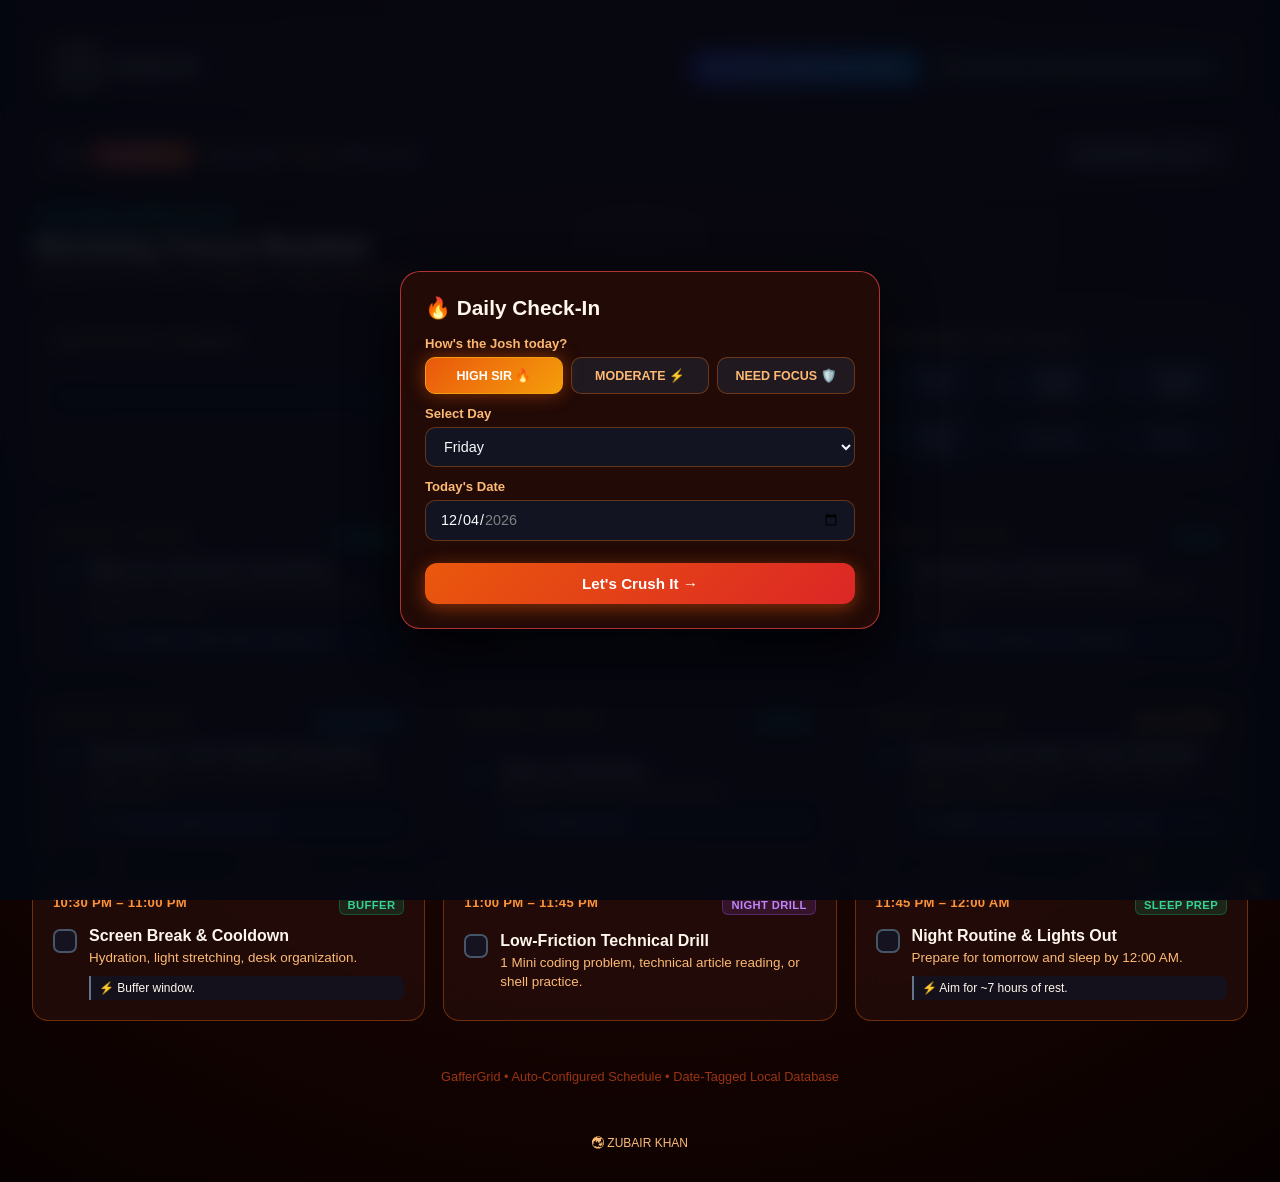
<file: index.html>
<!DOCTYPE html>
<html lang="en">
<head>
    <meta charset="UTF-8">
    <meta name="viewport" content="width=device-width, initial-scale=1.0, maximum-scale=1.0, user-scalable=no">
    <title>GafferGrid </title>
    <!-- 1. Legacy browsers -->
    <link rel="icon" href="favicon_io/favicon.ico" sizes="32x32">
    <!-- 2. Modern browsers (SVG supports CSS media queries like light/dark mode) -->
     <link rel="icon" href="favicon_io/icon.svg" type="image/svg+xml">
    <!-- 3. iOS devices -->
    <link rel="apple-touch-icon" href="favicon_io/apple-touch-icon.png">
    <!-- 4. Android devices and PWA -->
    <link rel="manifest" href="favicon_io/site.webmanifest">
    <meta name="theme-color" content="#ffffff">
    <link rel="stylesheet" href="style.css">
</head>
<body data-page="weekdays_routine">
    <!-- Background Particles Canvas (Fire / Snowfall) -->
    <canvas id="themeEffectCanvas"></canvas>

    <div class="app-layout">
        <!-- Top Nav with Avatar & Direct Editor Link Button -->
        <nav class="nav-bar">
            <div class="brand-section">
                <div class="brand-logo">
                    <img src="profile.jpg" alt="Profile" class="brand-avatar" onerror="this.style.display='none'">
                </div>
                <div class="brand-title">GafferGrid</div>
            </div>

            <!-- Top Right Action Hub -->
            <div class="nav-right-actions">
                <a href="edit.html" class="edit-schedule-btn" title="Manage, Add, or Delete Timetable Tasks">
                    <svg width="15" height="15" viewBox="0 0 24 24" fill="none" stroke="currentColor" stroke-width="2.5"><path d="M11 4H4a2 2 0 0 0-2 2v14a2 2 0 0 0 2 2h14a2 2 0 0 0 2-2v-7"/><path d="M18.5 2.5a2.121 2.121 0 0 1 3 3L12 15l-4 1 1-4 9.5-9.5z"/></svg>
                    Changes Needed? Edit Now
                </a>
                <div class="auto-locked-badge">
                    <span class="dot"></span>
                    <span id="activeModeBadge">Auto-Configured Schedule</span>
                </div>
                
            </div>
        </nav>

        <!-- Josh & Date Status Bar -->
        <div class="josh-status-bar">
            <div class="josh-info">
                <span>Josh: <span class="josh-badge" id="currentJoshBadge">HIGH SIR 🔥</span></span>
                <span>Active Date: <strong class="date-pill" id="currentDayDisplay">Monday</strong> (<span id="currentDateDisplay">2026-08-18</span>)</span>
            </div>
            <button class="recheck-btn" id="recheckBtn">Change Date / Josh ⚡</button>
        </div>

        <!-- Header -->
        <div class="hero-header">
            <div class="hero-left">
                <div class="live-badge">
                    <span class="pulse-dot"></span>
                    <span>15-Week Runway Active</span>
                </div>
                <h1>Weekday Focus Routine</h1>
                <p>Academics (8.5+ CGPA) • AI Web Dev • Python / InfoSec Drills</p>
            </div>
        </div>

        <!-- Dashboard Control Hub -->
        <div class="control-hub">
            <div class="hub-card">
                <div class="progress-header">
                    <span class="progress-title">Daily Execution Completion</span>
                    <span class="progress-number" id="progressNumber">0/0 (0%)</span>
                </div>
                <div class="progress-track">
                    <div class="progress-fill" id="progressFill"></div>
                </div>
                <div class="status-msg" id="statusMsg"></div>
            </div>

            <div class="hub-card">
                <div class="progress-title">Daily Database Logs & Review</div>
<div class="db-actions">
    <button class="db-btn" id="exportDbBtn" title="Download database JSON file">
        <svg width="14" height="14" viewBox="0 0 24 24" fill="none" stroke="currentColor" stroke-width="2"><path d="M21 15v4a2 2 0 0 1-2 2H5a2 2 0 0 1-2-2v-4"/><polyline points="7 10 12 15 17 10"/><line x1="12" y1="15" x2="12" y2="3"/></svg>
        Save to File
    </button>
    <button class="db-btn" id="weeklyReportBtn" title="View 7-day review summary">
        <svg width="14" height="14" viewBox="0 0 24 24" fill="none" stroke="currentColor" stroke-width="2"><path d="M14 2H6a2 2 0 0 0-2 2v16a2 2 0 0 0 2 2h12a2 2 0 0 0 2-2V8z"/><polyline points="14 2 14 8 20 8"/><line x1="16" y1="13" x2="8" y2="13"/><line x1="16" y1="17" x2="8" y2="17"/><polyline points="10 9 9 9 8 9"/></svg> 
        Weekly Report
    </button>
    <button class="db-btn" id="monthlyReportBtn" title="View 30-day review summary">
        <svg width="14" height="14" viewBox="0 0 24 24" fill="none" stroke="currentColor" stroke-width="2"><rect x="3" y="4" width="18" height="18" rx="2" ry="2"/><line x1="16" y1="2" x2="16" y2="6"/><line x1="8" y1="2" x2="8" y2="6"/><line x1="3" y1="10" x2="21" y2="10"/></svg> 
        Monthly Report
    </button>
    <button class="db-btn" id="viewLogsBtn" title="View historical saved dates">
        <svg width="14" height="14" viewBox="0 0 24 24" fill="none" stroke="currentColor" stroke-width="2"><path d="M12 8v4l3 3m6-3a9 9 0 11-18 0 9 9 0 0118 0z"/></svg>
        History Logs
    </button>
    <button class="db-btn" id="importDbBtn" title="Load database JSON file">Load File</button>
    <button class="db-btn danger" id="resetBtn">Reset</button>
    <input type="file" id="dbFileInput" accept=".json" style="display: none;">
</div>
            </div>
        </div>

        <!-- Dynamic Timeline Grid (Populated directly from Storage/Engine) -->
        <main class="timeline-grid">
            <!-- Injected via RoutineEngine.renderDynamicTasks() -->
        </main>

        <!-- Footer -->
        <footer class="app-footer">
            GafferGrid • Auto-Configured Schedule • Date-Tagged Local Database
        </footer>
        <FOOter class="app-footer" style="font-size:0.75rem; color:var(--text-sub); margin-top:4px;">
            🌏︎ ZUBAIR KHAN
        </FOOter>
    </div>

    <!-- 1. "HOW'S THE JOSH?" CHECK-IN MODAL WITH LEAVE TOGGLE -->
    <div class="modal-overlay" id="joshModal">
        <div class="modal-box">
            <div class="modal-header">
                <div class="modal-title">🔥 Daily Check-In</div>
            </div>
            <form id="joshForm">
                <div class="form-group" style="margin-bottom: 12px;">
                    <label class="form-label">How's the Josh today?</label>
                    <div class="josh-options">
                        <div class="josh-btn-option selected" data-value="HIGH SIR 🔥">HIGH SIR 🔥</div>
                        <div class="josh-btn-option" data-value="MODERATE ⚡">MODERATE ⚡</div>
                        <div class="josh-btn-option" data-value="NEED FOCUS 🛡️">NEED FOCUS 🛡️</div>
                    </div>
                </div>

                <div class="form-group" style="margin-bottom: 12px;">
                    <label class="form-label">Select Day</label>
                    <select class="form-select" id="modalDaySelect">
                        <option value="Monday">Monday</option>
                        <option value="Tuesday">Tuesday</option>
                        <option value="Wednesday">Wednesday</option>
                        <option value="Thursday">Thursday</option>
                        <option value="Friday">Friday</option>
                        <option value="Saturday">Saturday</option>
                        <option value="Sunday">Sunday</option>
                    </select>
                </div>

                <!-- Dynamic Leave Selector for Tuesday / Thursday -->
                <div class="form-group" id="leaveSelectGroup" style="display: none; margin-bottom: 12px;">
                    <label class="form-label" style="color: var(--accent-amber);">Are you taking leave from college today?</label>
                    <select class="form-select" id="modalLeaveSelect">
                        <option value="leave">Yes, Taking Leave (Off-Day Schedule)</option>
                        <option value="college">No, Going to College (Weekday Schedule)</option>
                    </select>
                </div>

                <div class="form-group" style="margin-bottom: 16px;">
                    <label class="form-label">Today's Date</label>
                    <input type="date" class="form-input" id="modalDateInput" required>
                </div>

                <button type="submit" class="submit-btn" style="width: 100%;">Let's Crush It →</button>
            </form>
        </div>
    </div>

    <!-- 2. HISTORY LOGS MODAL -->
    <div class="modal-overlay" id="historyModal">
        <div class="modal-box" style="max-width: 520px;">
            <div class="modal-header">
                <div class="modal-title">📅 Saved Daily Database Logs</div>
                <button id="closeHistoryBtn" style="background: none; border: none; color: var(--text-sub); font-size: 1.2rem; cursor: pointer;">✕</button>
            </div>
            <div class="history-list" id="historyLogsContainer"></div>
            <button class="db-btn" onclick="document.getElementById('exportDbBtn').click()" style="width: 100%; margin-top: 6px;">Download Complete JSON Log</button>
        </div>
    </div>

    <!-- 3. WEEKLY READABLE SUMMARY MODAL -->
<div class="modal-overlay" id="weeklyModal">
    <div class="modal-box" style="max-width: 600px;">
        <div class="modal-header">
            <div class="modal-title">📊 Weekly Performance Summary</div>
            <button id="closeWeeklyBtn" style="background: none; border: none; color: var(--text-sub); font-size: 1.2rem; cursor: pointer;">✕</button>
        </div>
        
        <div class="weekly-summary-grid">
            <div class="weekly-stat-card">
                <div class="weekly-stat-lbl">Tracked Days</div>
                <div class="weekly-stat-val" id="statTotalDays">0 Days</div>
            </div>
            <div class="weekly-stat-card">
                <div class="weekly-stat-lbl">Tasks Crushed</div>
                <div class="weekly-stat-val" id="statTotalCompletion">0 Tasks</div>
            </div>
            <div class="weekly-stat-card">
                <div class="weekly-stat-lbl">Weekly Score</div>
                <div class="weekly-stat-val" id="statAvgScore">0%</div>
            </div>
        </div>

        <div class="readable-report-box" id="readableReportText">Loading summary...</div>

        <!-- Weekly Report Action Buttons -->
        <div style="display: flex; gap: 8px; flex-wrap: wrap; margin-top: 10px;">
            <button class="copy-btn" id="copyReportBtn" style="flex: 1; min-width: 120px;">📋 Copy Text</button>
            <button class="db-btn" id="savePdfReportBtn" style="flex: 1; min-width: 100px;">📄 Save PDF</button>
            <button class="db-btn" id="saveDocxReportBtn" style="flex: 1; min-width: 100px;">📝 Save DOCX</button>
            <button class="db-btn" id="savePhotoReportBtn" style="flex: 1; min-width: 100px;">🖼️ Save Photo</button>
            <button class="db-btn danger" id="resetWeeklyReportBtn" style="flex: 1; min-width: 100px;">🗑️ Reset Logs</button>
        </div>
    </div>
</div>

<!-- 4. MONTHLY PERFORMANCE SUMMARY MODAL -->
<div class="modal-overlay" id="monthlyModal">
    <div class="modal-box" style="max-width: 600px;">
        <div class="modal-header">
            <div class="modal-title">🗓️ Monthly Performance Report (30 Days)</div>
            <button id="closeMonthlyBtn" style="background: none; border: none; color: var(--text-sub); font-size: 1.2rem; cursor: pointer;">✕</button>
        </div>
        
        <div class="weekly-summary-grid">
            <div class="weekly-stat-card">
                <div class="weekly-stat-lbl">Active Days</div>
                <div class="weekly-stat-val" id="statMonthlyDays">0 Days</div>
            </div>
            <div class="weekly-stat-card">
                <div class="weekly-stat-lbl">Tasks Crushed</div>
                <div class="weekly-stat-val" id="statMonthlyCompletion">0 Tasks</div>
            </div>
            <div class="weekly-stat-card">
                <div class="weekly-stat-lbl">Monthly Average</div>
                <div class="weekly-stat-val" id="statMonthlyAvgScore">0%</div>
            </div>
        </div>

        <div class="readable-report-box" id="readableMonthlyReportText">Loading monthly summary...</div>

        <!-- Monthly Report Action Buttons -->

<div style="display: flex; gap: 8px; flex-wrap: wrap; margin-top: 10px;">
    <button class="copy-btn" id="copyMonthlyReportBtn" style="flex: 1; min-width: 120px;">📋 Copy Text</button>
    <button class="db-btn" id="savePdfMonthlyBtn" style="flex: 1; min-width: 100px;">📄 Save PDF</button>
    <button class="db-btn" id="saveDocxMonthlyBtn" style="flex: 1; min-width: 100px;">📝 Save DOCX</button>
    <button class="db-btn" id="savePhotoMonthlyBtn" style="flex: 1; min-width: 100px;">🖼️ Save Photo</button>
    <button class="db-btn danger" id="resetMonthlyReportBtn" style="flex: 1; min-width: 100px;">🗑️ Reset Logs</button>
</div>
    </div>
</div>

    <script src="engine.js"></script>
</body>
</html>
</file>
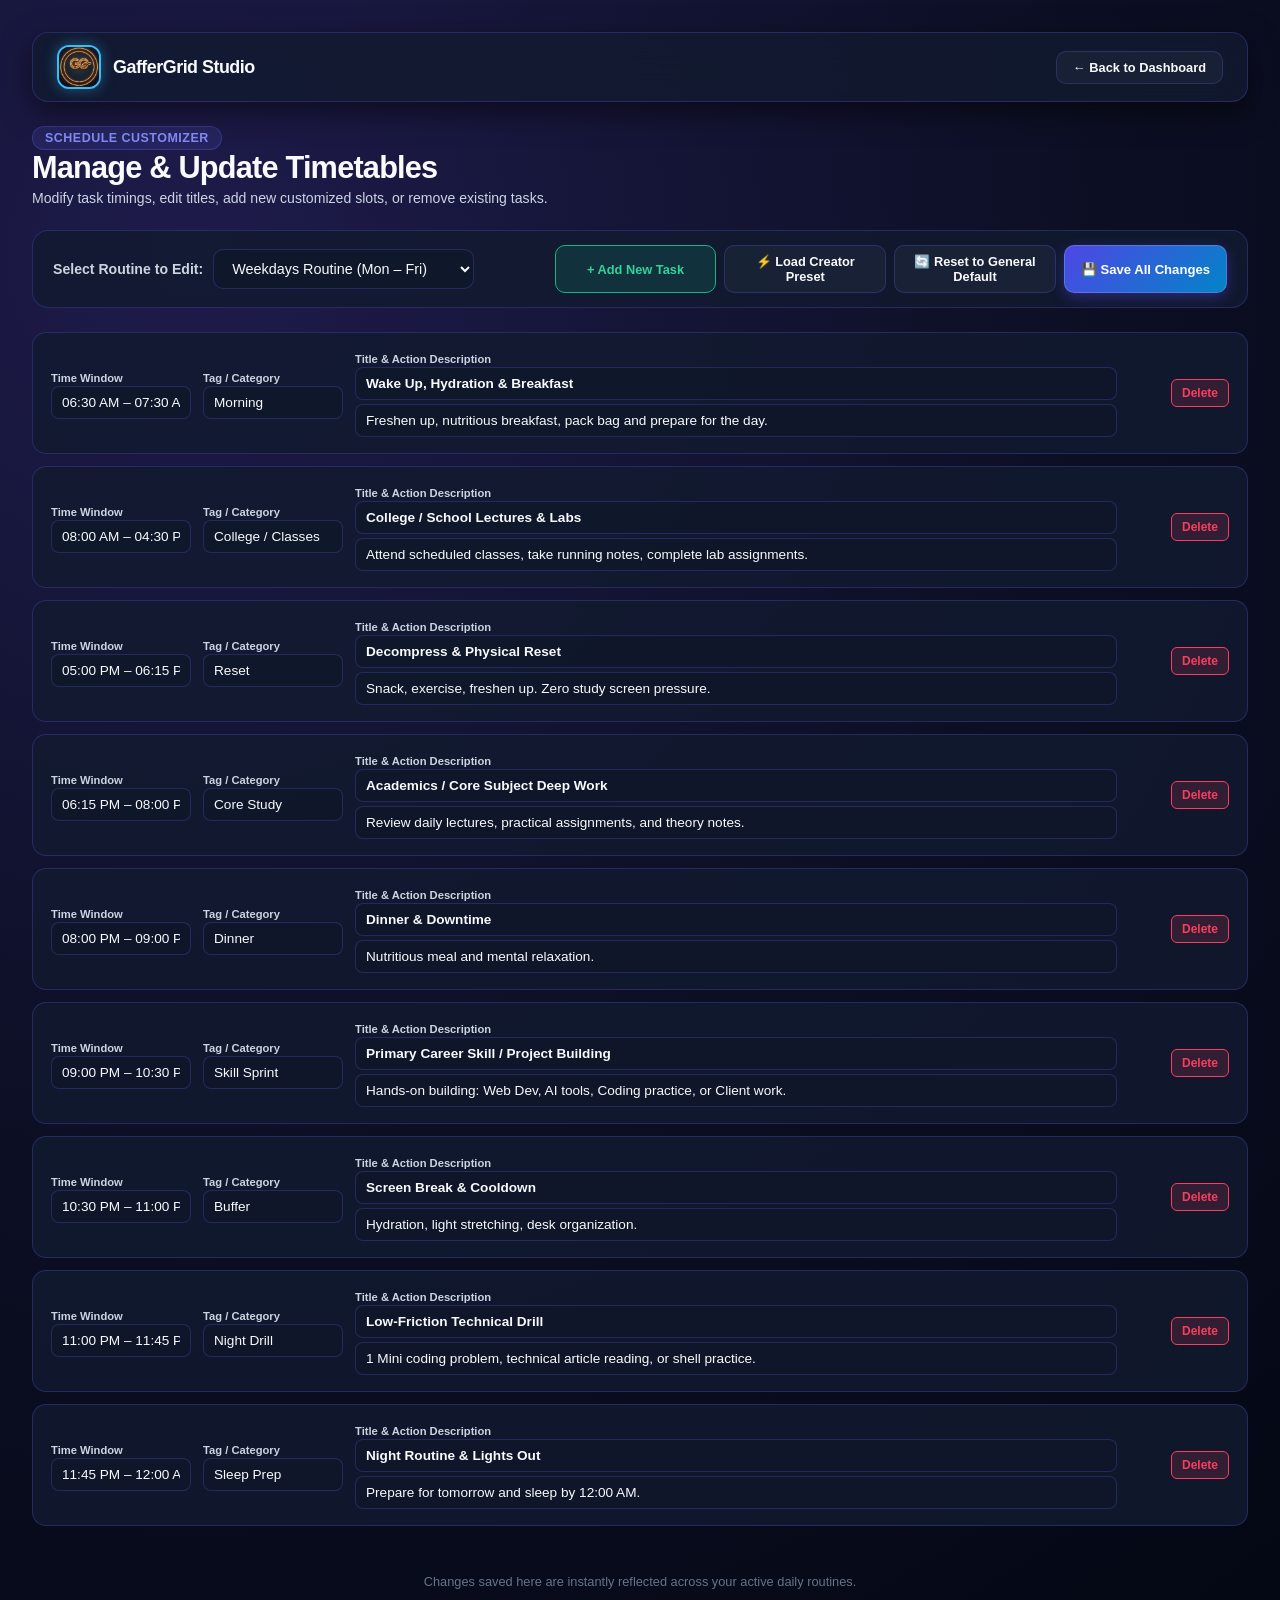
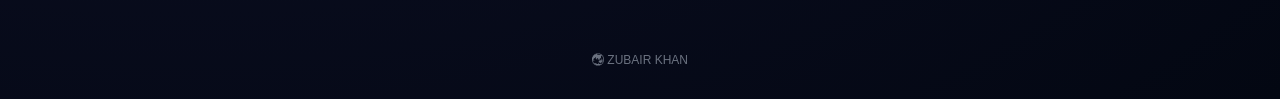
<file: edit.html>
<!DOCTYPE html>
<html lang="en">
<head>
    <meta charset="UTF-8">
    <meta name="viewport" content="width=device-width, initial-scale=1.0, maximum-scale=1.0, user-scalable=no">
    <title>Manage & Edit Schedules | GafferGrid</title>
    <!-- 1. Legacy browsers -->
    <link rel="icon" href="favicon_io/favicon.ico" sizes="32x32">
    <!-- 2. Modern browsers (SVG supports CSS media queries like light/dark mode) -->
     <link rel="icon" href="favicon_io/icon.svg" type="image/svg+xml">
    <!-- 3. iOS devices -->
    <link rel="apple-touch-icon" href="favicon_io/apple-touch-icon.png">
    <!-- 4. Android devices and PWA -->
    <link rel="manifest" href="favicon_io/site.webmanifest">
    <meta name="theme-color" content="#ffffff">
    <link rel="stylesheet" href="style.css">
</head>
<body data-page="editor_page">
    <div class="app-layout">
        <!-- Top Nav -->
        <nav class="nav-bar">
            <div class="brand-section">
                <div class="brand-logo">
                    <img src="profile.jpg" alt="Profile" class="brand-avatar" onerror="this.style.display='none'">
                </div>
                <div class="brand-title">GafferGrid Studio</div>
            </div>

            <div class="nav-right-actions">
                <a href="index.html" class="db-btn" style="text-decoration:none; padding:8px 16px;">← Back to Dashboard</a>
            </div>
        </nav>

        <!-- Header -->
        <div class="hero-header">
            <div class="hero-left">
                <div class="live-badge" style="background: rgba(99, 102, 241, 0.15); color: #818cf8; border-color: rgba(99, 102, 241, 0.3);">
                    Schedule Customizer
                </div>
                <h1>Manage & Update Timetables</h1>
                <p>Modify task timings, edit titles, add new customized slots, or remove existing tasks.</p>
            </div>
        </div>

        <!-- Controls Bar -->

<div class="editor-controls-bar">
    <div class="editor-selector-wrap">
        <label class="form-label" style="font-size:0.88rem; font-weight:700;">Select Routine to Edit:</label>
        <select class="form-select" id="editorRoutineSelect" style="min-width: 220px;">
            <option value="weekdays_routine">Weekdays Routine (Mon – Fri)</option>
            <option value="offday_routine">Off-Day Accelerator (Tue / Thu)</option>
            <option value="weekends_routine">Weekends Matchday (Sat – Sun)</option>
        </select>
    </div>

    <!-- Quick Profile & Preset Buttons -->
    <div style="display: flex; gap: 8px; flex-wrap: wrap;">
        <button class="db-btn" id="addNewTaskBtn" style="background: rgba(16, 185, 129, 0.15); color: #34d399; border-color: #10b981;">+ Add New Task</button>
        <button class="db-btn" id="loadPersonalPresetBtn" title="Load Zubair's Cybersecurity/Web Dev/DU Routine">⚡ Load Creator Preset</button>
        <button class="db-btn" id="resetDefaultScheduleBtn">🔄 Reset to General Default</button>
        <button class="edit-schedule-btn" id="saveScheduleChangesBtn">💾 Save All Changes</button>
    </div>
</div>
        <!-- Task Editor Items Container -->
        <main class="editor-tasks-list" id="editorTasksList">
            <!-- Injected via ScheduleEditor -->
        </main>

        <footer class="app-footer">
            Changes saved here are instantly reflected across your active daily routines.
        </footer>

        <footer class="app-footer" style="font-size:0.75rem; color:#6b7280; text-align:center; margin-top:16px;">
            🌏︎ ZUBAIR KHAN
        </footer>
    </div>

    <script src="engine.js"></script>
</body>
</html>
</file>
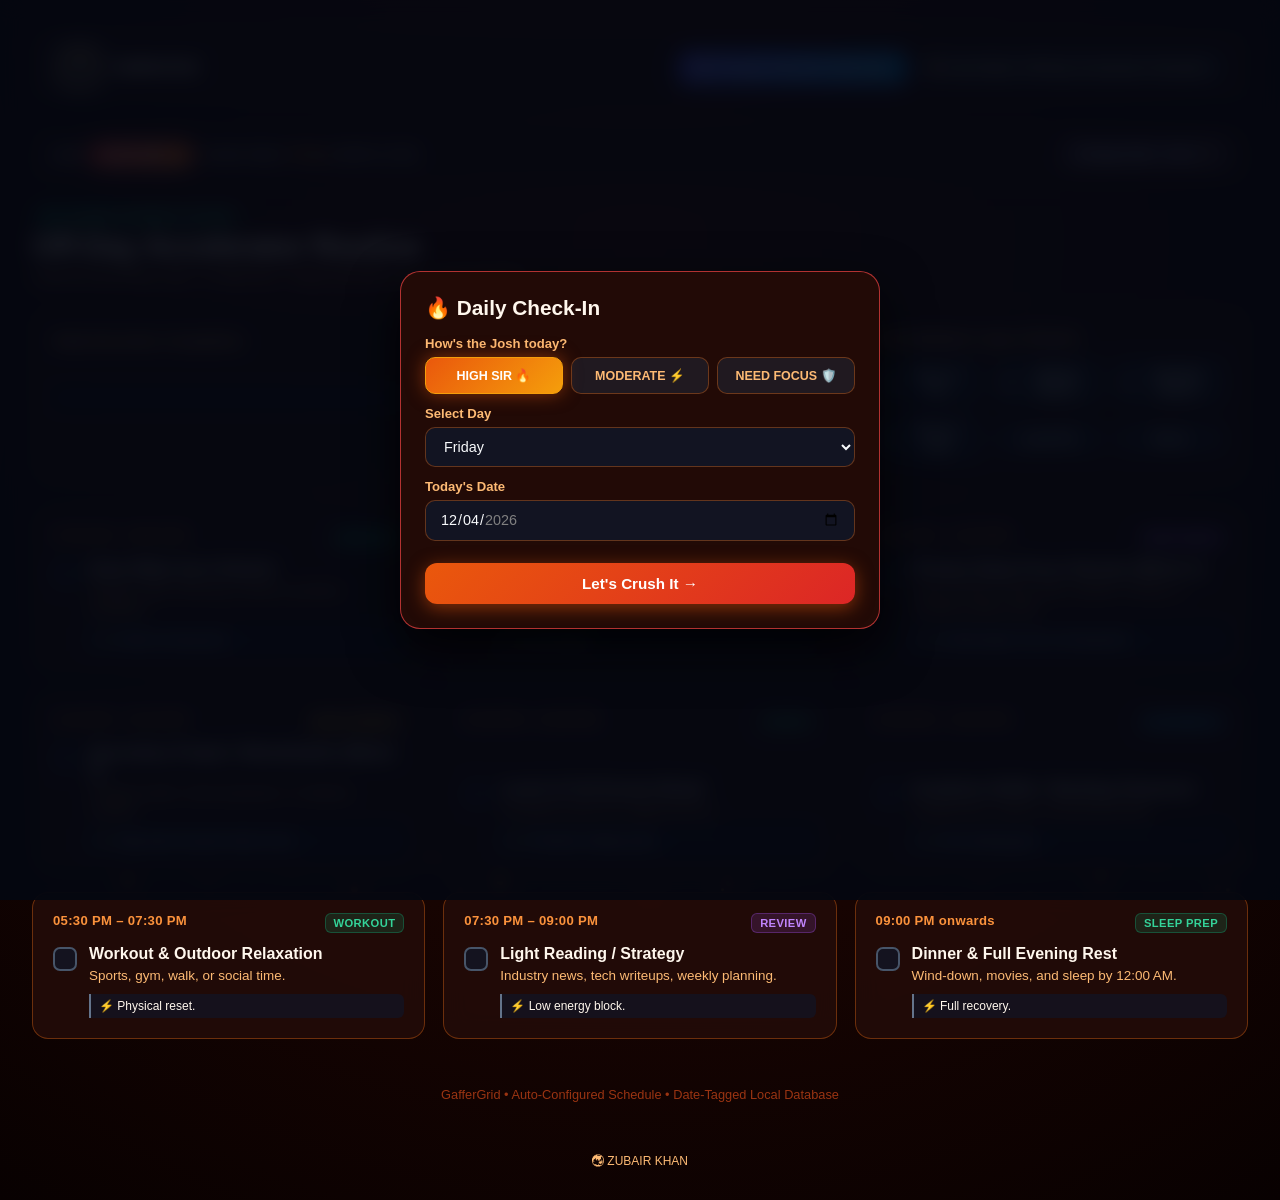
<file: offday.html>
<!DOCTYPE html>
<html lang="en">
<head>
    <meta charset="UTF-8">
    <meta name="viewport" content="width=device-width, initial-scale=1.0, maximum-scale=1.0, user-scalable=no">
    <title>Off-Day Accelerator Routine | GafferGrid</title>
    <!-- 1. Legacy browsers -->
    <link rel="icon" href="favicon_io/favicon.ico" sizes="32x32">
    <!-- 2. Modern browsers (SVG supports CSS media queries like light/dark mode) -->
     <link rel="icon" href="favicon_io/icon.svg" type="image/svg+xml">
    <!-- 3. iOS devices -->
    <link rel="apple-touch-icon" href="favicon_io/apple-touch-icon.png">
    <!-- 4. Android devices and PWA -->
    <link rel="manifest" href="favicon_io/site.webmanifest">
    <meta name="theme-color" content="#ffffff">
    <link rel="stylesheet" href="style.css">
</head>
<body data-page="offday_routine">
    <!-- Background Particles Canvas (Fire / Snowfall) -->
    <canvas id="themeEffectCanvas"></canvas>

    <div class="app-layout">
        <!-- Top Nav with Avatar & Direct Editor Link Button -->
        <nav class="nav-bar">
            <div class="brand-section">
                <div class="brand-logo">
                    <img src="profile.jpg" alt="Profile" class="brand-avatar" onerror="this.style.display='none'">
                </div>
                <div class="brand-title">GafferGrid</div>
            </div>

            <!-- Top Right Action Hub -->
            <div class="nav-right-actions">
                <a href="edit.html" class="edit-schedule-btn" title="Manage, Add, or Delete Timetable Tasks">
                    <svg width="15" height="15" viewBox="0 0 24 24" fill="none" stroke="currentColor" stroke-width="2.5"><path d="M11 4H4a2 2 0 0 0-2 2v14a2 2 0 0 0 2 2h14a2 2 0 0 0 2-2v-7"/><path d="M18.5 2.5a2.121 2.121 0 0 1 3 3L12 15l-4 1 1-4 9.5-9.5z"/></svg>
                    Changes Needed? Edit Now
                </a>
                <div class="auto-locked-badge">
                    <span class="dot"></span>
                    <span id="activeModeBadge">Auto-Configured Schedule</span>
                </div>
            </div>
        </nav>

        <!-- Josh & Date Status Bar -->
        <div class="josh-status-bar">
            <div class="josh-info">
                <span>Josh: <span class="josh-badge" id="currentJoshBadge">HIGH SIR 🔥</span></span>
                <span>Active Date: <strong class="date-pill" id="currentDayDisplay">Monday</strong> (<span id="currentDateDisplay">2026-08-18</span>)</span>
            </div>
            <button class="recheck-btn" id="recheckBtn">Change Date / Josh ⚡</button>
        </div>

        <!-- Header -->
        <div class="hero-header">
            <div class="hero-left">
                <div class="live-badge">
                    <span class="pulse-dot"></span>
                    <span>15-Week Runway Active</span>
                </div>
                <h1>Off-Day Accelerator Routine</h1>
                <p>Cybersecurity Deep Labs • AI Web Dev • Fixed 2:30 PM Lunch • Clear Backlog</p>
            </div>
        </div>

        <!-- Dashboard Control Hub -->
        <div class="control-hub">
            <div class="hub-card">
                <div class="progress-header">
                    <span class="progress-title">Daily Execution Completion</span>
                    <span class="progress-number" id="progressNumber">0/0 (0%)</span>
                </div>
                <div class="progress-track">
                    <div class="progress-fill" id="progressFill"></div>
                </div>
                <div class="status-msg" id="statusMsg"></div>
            </div>

            <div class="hub-card">
                <div class="progress-title">Daily Database Logs & Review</div>
                <div class="db-actions">
    <button class="db-btn" id="exportDbBtn" title="Download database JSON file">
        <svg width="14" height="14" viewBox="0 0 24 24" fill="none" stroke="currentColor" stroke-width="2"><path d="M21 15v4a2 2 0 0 1-2 2H5a2 2 0 0 1-2-2v-4"/><polyline points="7 10 12 15 17 10"/><line x1="12" y1="15" x2="12" y2="3"/></svg>
        Save to File
    </button>
    <button class="db-btn" id="weeklyReportBtn" title="View 7-day review summary">
        <svg width="14" height="14" viewBox="0 0 24 24" fill="none" stroke="currentColor" stroke-width="2"><path d="M14 2H6a2 2 0 0 0-2 2v16a2 2 0 0 0 2 2h12a2 2 0 0 0 2-2V8z"/><polyline points="14 2 14 8 20 8"/><line x1="16" y1="13" x2="8" y2="13"/><line x1="16" y1="17" x2="8" y2="17"/><polyline points="10 9 9 9 8 9"/></svg> 
        Weekly Report
    </button>
    <button class="db-btn" id="monthlyReportBtn" title="View 30-day review summary">
        <svg width="14" height="14" viewBox="0 0 24 24" fill="none" stroke="currentColor" stroke-width="2"><rect x="3" y="4" width="18" height="18" rx="2" ry="2"/><line x1="16" y1="2" x2="16" y2="6"/><line x1="8" y1="2" x2="8" y2="6"/><line x1="3" y1="10" x2="21" y2="10"/></svg> 
        Monthly Report
    </button>
    <button class="db-btn" id="viewLogsBtn" title="View historical saved dates">
        <svg width="14" height="14" viewBox="0 0 24 24" fill="none" stroke="currentColor" stroke-width="2"><path d="M12 8v4l3 3m6-3a9 9 0 11-18 0 9 9 0 0118 0z"/></svg>
        History Logs
    </button>
    <button class="db-btn" id="importDbBtn" title="Load database JSON file">Load File</button>
    <button class="db-btn danger" id="resetBtn">Reset</button>
    <input type="file" id="dbFileInput" accept=".json" style="display: none;">
</div>
            </div>
        </div>

        <!-- Dynamic Timeline Grid (Populated directly from Storage/Engine) -->
        <main class="timeline-grid">
            <!-- Injected via RoutineEngine.renderDynamicTasks() -->
        </main>

        <!-- Footer -->
        <footer class="app-footer">
            GafferGrid • Auto-Configured Schedule • Date-Tagged Local Database
        </footer>
        <FOOter class="app-footer" style="font-size:0.75rem; color:var(--text-sub); margin-top:4px;">
            🌏︎ ZUBAIR KHAN
        </FOOter>
    </div>

    <!-- 1. "HOW'S THE JOSH?" CHECK-IN MODAL WITH LEAVE TOGGLE -->
    <div class="modal-overlay" id="joshModal">
        <div class="modal-box">
            <div class="modal-header">
                <div class="modal-title">🔥 Daily Check-In</div>
            </div>
            <form id="joshForm">
                <div class="form-group" style="margin-bottom: 12px;">
                    <label class="form-label">How's the Josh today?</label>
                    <div class="josh-options">
                        <div class="josh-btn-option selected" data-value="HIGH SIR 🔥">HIGH SIR 🔥</div>
                        <div class="josh-btn-option" data-value="MODERATE ⚡">MODERATE ⚡</div>
                        <div class="josh-btn-option" data-value="NEED FOCUS 🛡️">NEED FOCUS 🛡️</div>
                    </div>
                </div>

                <div class="form-group" style="margin-bottom: 12px;">
                    <label class="form-label">Select Day</label>
                    <select class="form-select" id="modalDaySelect">
                        <option value="Monday">Monday</option>
                        <option value="Tuesday">Tuesday</option>
                        <option value="Wednesday">Wednesday</option>
                        <option value="Thursday">Thursday</option>
                        <option value="Friday">Friday</option>
                        <option value="Saturday">Saturday</option>
                        <option value="Sunday">Sunday</option>
                    </select>
                </div>

                <!-- Dynamic Leave Selector for Tuesday / Thursday -->
                <div class="form-group" id="leaveSelectGroup" style="display: none; margin-bottom: 12px;">
                    <label class="form-label" style="color: var(--accent-amber);">Are you taking leave from college today?</label>
                    <select class="form-select" id="modalLeaveSelect">
                        <option value="leave">Yes, Taking Leave (Off-Day Schedule)</option>
                        <option value="college">No, Going to College (Weekday Schedule)</option>
                    </select>
                </div>

                <div class="form-group" style="margin-bottom: 16px;">
                    <label class="form-label">Today's Date</label>
                    <input type="date" class="form-input" id="modalDateInput" required>
                </div>

                <button type="submit" class="submit-btn" style="width: 100%;">Let's Crush It →</button>
            </form>
        </div>
    </div>

    <!-- 2. HISTORY LOGS MODAL -->
    <div class="modal-overlay" id="historyModal">
        <div class="modal-box" style="max-width: 520px;">
            <div class="modal-header">
                <div class="modal-title">📅 Saved Daily Database Logs</div>
                <button id="closeHistoryBtn" style="background: none; border: none; color: var(--text-sub); font-size: 1.2rem; cursor: pointer;">✕</button>
            </div>
            <div class="history-list" id="historyLogsContainer"></div>
            <button class="db-btn" onclick="document.getElementById('exportDbBtn').click()" style="width: 100%; margin-top: 6px;">Download Complete JSON Log</button>
        </div>
    </div>

    <!-- 3. WEEKLY READABLE SUMMARY MODAL -->
    <div class="modal-overlay" id="weeklyModal">
    <div class="modal-box" style="max-width: 600px;">
        <div class="modal-header">
            <div class="modal-title">📊 Weekly Performance Summary</div>
            <button id="closeWeeklyBtn" style="background: none; border: none; color: var(--text-sub); font-size: 1.2rem; cursor: pointer;">✕</button>
        </div>
        
        <div class="weekly-summary-grid">
            <div class="weekly-stat-card">
                <div class="weekly-stat-lbl">Tracked Days</div>
                <div class="weekly-stat-val" id="statTotalDays">0 Days</div>
            </div>
            <div class="weekly-stat-card">
                <div class="weekly-stat-lbl">Tasks Crushed</div>
                <div class="weekly-stat-val" id="statTotalCompletion">0 Tasks</div>
            </div>
            <div class="weekly-stat-card">
                <div class="weekly-stat-lbl">Weekly Score</div>
                <div class="weekly-stat-val" id="statAvgScore">0%</div>
            </div>
        </div>

        <div class="readable-report-box" id="readableReportText">Loading summary...</div>

        <!-- Weekly Report Action Buttons -->
        <div style="display: flex; gap: 8px; flex-wrap: wrap; margin-top: 10px;">
            <button class="copy-btn" id="copyReportBtn" style="flex: 1; min-width: 120px;">📋 Copy Text</button>
            <button class="db-btn" id="savePdfReportBtn" style="flex: 1; min-width: 100px;">📄 Save PDF</button>
            <button class="db-btn" id="saveDocxReportBtn" style="flex: 1; min-width: 100px;">📝 Save DOCX</button>
            <button class="db-btn" id="savePhotoReportBtn" style="flex: 1; min-width: 100px;">🖼️ Save Photo</button>
            <button class="db-btn danger" id="resetWeeklyReportBtn" style="flex: 1; min-width: 100px;">🗑️ Reset Logs</button>
        </div>
    </div>
</div>

<!-- 4. MONTHLY PERFORMANCE SUMMARY MODAL -->
<div class="modal-overlay" id="monthlyModal">
    <div class="modal-box" style="max-width: 600px;">
        <div class="modal-header">
            <div class="modal-title">🗓️ Monthly Performance Report (30 Days)</div>
            <button id="closeMonthlyBtn" style="background: none; border: none; color: var(--text-sub); font-size: 1.2rem; cursor: pointer;">✕</button>
        </div>
        
        <div class="weekly-summary-grid">
            <div class="weekly-stat-card">
                <div class="weekly-stat-lbl">Active Days</div>
                <div class="weekly-stat-val" id="statMonthlyDays">0 Days</div>
            </div>
            <div class="weekly-stat-card">
                <div class="weekly-stat-lbl">Tasks Crushed</div>
                <div class="weekly-stat-val" id="statMonthlyCompletion">0 Tasks</div>
            </div>
            <div class="weekly-stat-card">
                <div class="weekly-stat-lbl">Monthly Average</div>
                <div class="weekly-stat-val" id="statMonthlyAvgScore">0%</div>
            </div>
        </div>

        <div class="readable-report-box" id="readableMonthlyReportText">Loading monthly summary...</div>

        <!-- Monthly Report Action Buttons -->
        <div style="display: flex; gap: 8px; flex-wrap: wrap; margin-top: 10px;">
            <button class="copy-btn" id="copyMonthlyReportBtn" style="flex: 1; min-width: 120px;">📋 Copy Text</button>
            <button class="db-btn" id="savePdfMonthlyBtn" style="flex: 1; min-width: 100px;">📄 Save PDF</button>
            <button class="db-btn" id="saveDocxMonthlyBtn" style="flex: 1; min-width: 100px;">📝 Save DOCX</button>
            <button class="db-btn" id="savePhotoMonthlyBtn" style="flex: 1; min-width: 100px;">🖼️ Save Photo</button>
            <button class="db-btn danger" id="resetMonthlyReportBtn" style="flex: 1; min-width: 100px;">🗑️ Reset Logs</button>
        </div>
    </div>
</div>

    <script src="engine.js"></script>
</body>
</html>
</file>
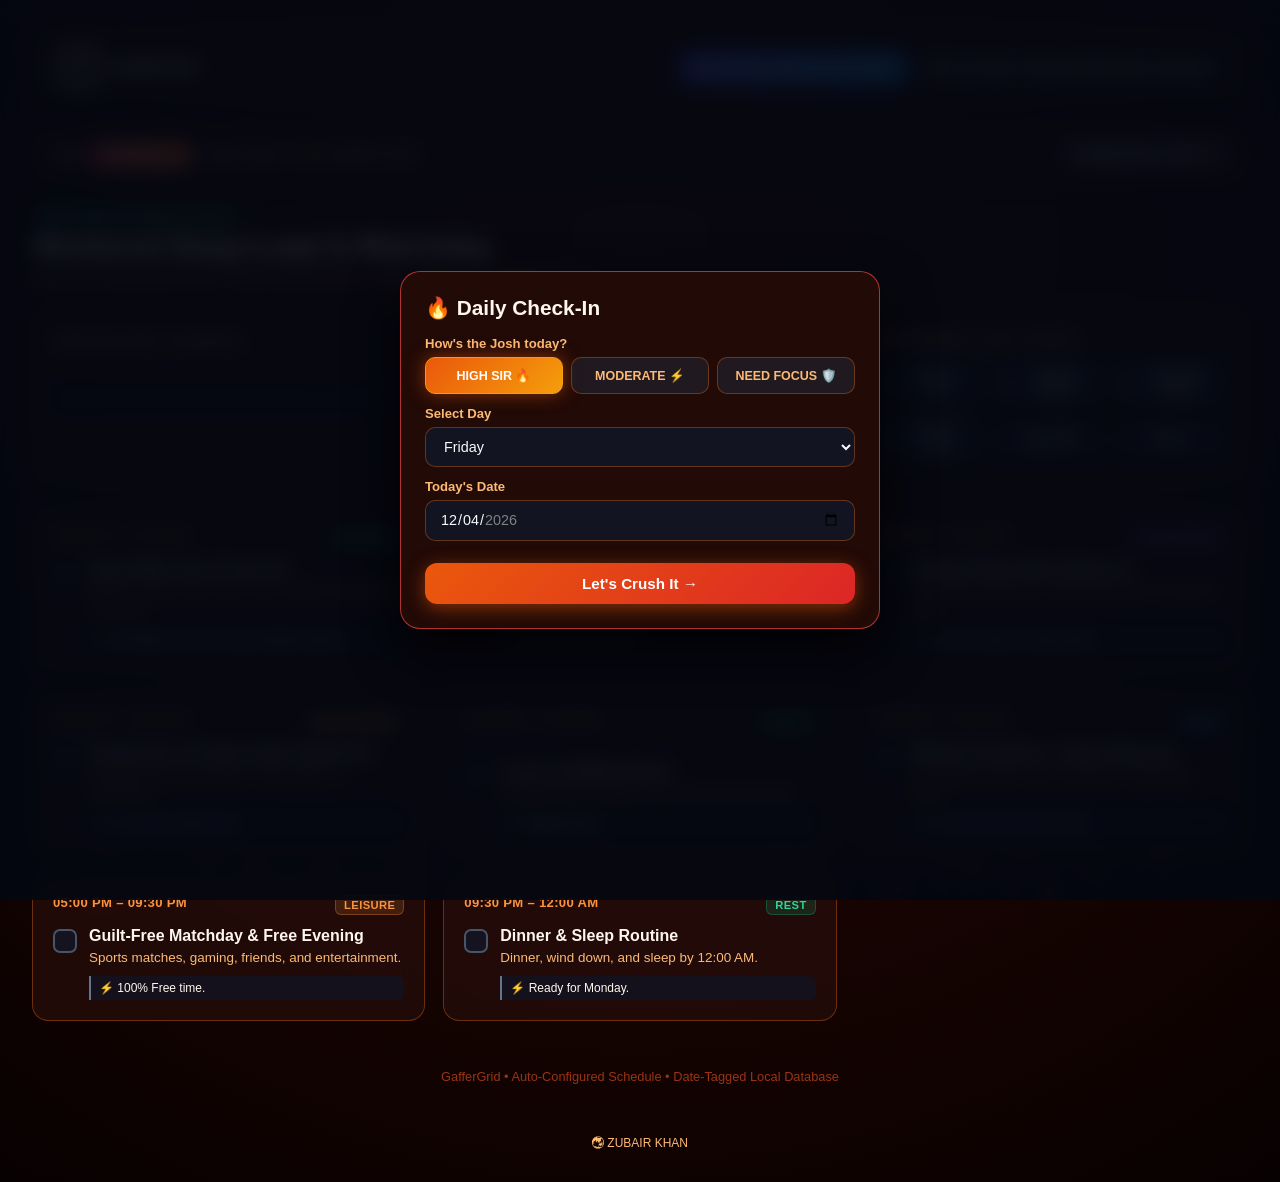
<file: weekends.html>
<!DOCTYPE html>
<html lang="en">
<head>
    <meta charset="UTF-8">
    <meta name="viewport" content="width=device-width, initial-scale=1.0, maximum-scale=1.0, user-scalable=no">
    <title>Weekend Deep-Load & Matchday | GrifferGrid</title>
    <!-- 1. Legacy browsers -->
    <link rel="icon" href="favicon_io/favicon.ico" sizes="32x32">
    <!-- 2. Modern browsers (SVG supports CSS media queries like light/dark mode) -->
     <link rel="icon" href="favicon_io/icon.svg" type="image/svg+xml">
    <!-- 3. iOS devices -->
    <link rel="apple-touch-icon" href="favicon_io/apple-touch-icon.png">
    <!-- 4. Android devices and PWA -->
    <link rel="manifest" href="favicon_io/site.webmanifest">
    <meta name="theme-color" content="#ffffff">
    <link rel="stylesheet" href="style.css">
</head>
<body data-page="weekends_routine">
    <!-- Background Particles Canvas (Fire / Snowfall) -->
    <canvas id="themeEffectCanvas"></canvas>

    <div class="app-layout">
        <!-- Top Nav with Avatar & Direct Editor Link Button -->
        <nav class="nav-bar">
            <div class="brand-section">
                <div class="brand-logo">
                    <img src="profile.jpg" alt="Profile" class="brand-avatar" onerror="this.style.display='none'">
                </div>
                <div class="brand-title">GafferGrid</div>
            </div>

            <!-- Top Right Action Hub -->
            <div class="nav-right-actions">
                <a href="edit.html" class="edit-schedule-btn" title="Manage, Add, or Delete Timetable Tasks">
                    <svg width="15" height="15" viewBox="0 0 24 24" fill="none" stroke="currentColor" stroke-width="2.5"><path d="M11 4H4a2 2 0 0 0-2 2v14a2 2 0 0 0 2 2h14a2 2 0 0 0 2-2v-7"/><path d="M18.5 2.5a2.121 2.121 0 0 1 3 3L12 15l-4 1 1-4 9.5-9.5z"/></svg>
                    Changes Needed? Edit Now
                </a>
                <div class="auto-locked-badge">
                    <span class="dot"></span>
                    <span id="activeModeBadge">Auto-Configured Schedule</span>
                </div>
            </div>
        </nav>

        <!-- Josh & Date Status Bar -->
        <div class="josh-status-bar">
            <div class="josh-info">
                <span>Josh: <span class="josh-badge" id="currentJoshBadge">HIGH SIR 🔥</span></span>
                <span>Active Date: <strong class="date-pill" id="currentDayDisplay">Monday</strong> (<span id="currentDateDisplay">2026-08-18</span>)</span>
            </div>
            <button class="recheck-btn" id="recheckBtn">Change Date / Josh ⚡</button>
        </div>

        <!-- Header -->
        <div class="hero-header">
            <div class="hero-left">
                <div class="live-badge">
                    <span class="pulse-dot"></span>
                    <span>15-Week Runway Active</span>
                </div>
                <h1>Weekend Deep-Load & Matchday</h1>
                <p>Heavy Morning Sprints (5.5h) • Fixed 2:30 PM Lunch • 100% Guilt-Free Football Evenings</p>
            </div>
        </div>

        <!-- Dashboard Control Hub -->
        <div class="control-hub">
            <div class="hub-card">
                <div class="progress-header">
                    <span class="progress-title">Daily Execution Completion</span>
                    <span class="progress-number" id="progressNumber">0/0 (0%)</span>
                </div>
                <div class="progress-track">
                    <div class="progress-fill" id="progressFill"></div>
                </div>
                <div class="status-msg" id="statusMsg"></div>
            </div>

            <div class="hub-card">
                <div class="progress-title">Daily Database Logs & Review</div>
                <div class="db-actions">
    <button class="db-btn" id="exportDbBtn" title="Download database JSON file">
        <svg width="14" height="14" viewBox="0 0 24 24" fill="none" stroke="currentColor" stroke-width="2"><path d="M21 15v4a2 2 0 0 1-2 2H5a2 2 0 0 1-2-2v-4"/><polyline points="7 10 12 15 17 10"/><line x1="12" y1="15" x2="12" y2="3"/></svg>
        Save to File
    </button>
    <button class="db-btn" id="weeklyReportBtn" title="View 7-day review summary">
        <svg width="14" height="14" viewBox="0 0 24 24" fill="none" stroke="currentColor" stroke-width="2"><path d="M14 2H6a2 2 0 0 0-2 2v16a2 2 0 0 0 2 2h12a2 2 0 0 0 2-2V8z"/><polyline points="14 2 14 8 20 8"/><line x1="16" y1="13" x2="8" y2="13"/><line x1="16" y1="17" x2="8" y2="17"/><polyline points="10 9 9 9 8 9"/></svg> 
        Weekly Report
    </button>
    <button class="db-btn" id="monthlyReportBtn" title="View 30-day review summary">
        <svg width="14" height="14" viewBox="0 0 24 24" fill="none" stroke="currentColor" stroke-width="2"><rect x="3" y="4" width="18" height="18" rx="2" ry="2"/><line x1="16" y1="2" x2="16" y2="6"/><line x1="8" y1="2" x2="8" y2="6"/><line x1="3" y1="10" x2="21" y2="10"/></svg> 
        Monthly Report
    </button>
    <button class="db-btn" id="viewLogsBtn" title="View historical saved dates">
        <svg width="14" height="14" viewBox="0 0 24 24" fill="none" stroke="currentColor" stroke-width="2"><path d="M12 8v4l3 3m6-3a9 9 0 11-18 0 9 9 0 0118 0z"/></svg>
        History Logs
    </button>
    <button class="db-btn" id="importDbBtn" title="Load database JSON file">Load File</button>
    <button class="db-btn danger" id="resetBtn">Reset</button>
    <input type="file" id="dbFileInput" accept=".json" style="display: none;">
</div>
            </div>
        </div>

        <!-- Dynamic Timeline Grid (Populated directly from Storage/Engine) -->
        <main class="timeline-grid">
            <!-- Injected via RoutineEngine.renderDynamicTasks() -->
        </main>

        <!-- Footer -->
        <footer class="app-footer">
            GafferGrid • Auto-Configured Schedule • Date-Tagged Local Database
        </footer>
        <FOOter class="app-footer" style="font-size:0.75rem; color:var(--text-sub); margin-top:4px;">
            🌏︎ ZUBAIR KHAN
        </FOOter>
    </div>

    <!-- 1. "HOW'S THE JOSH?" CHECK-IN MODAL WITH LEAVE TOGGLE -->
    <div class="modal-overlay" id="joshModal">
        <div class="modal-box">
            <div class="modal-header">
                <div class="modal-title">🔥 Daily Check-In</div>
            </div>
            <form id="joshForm">
                <div class="form-group" style="margin-bottom: 12px;">
                    <label class="form-label">How's the Josh today?</label>
                    <div class="josh-options">
                        <div class="josh-btn-option selected" data-value="HIGH SIR 🔥">HIGH SIR 🔥</div>
                        <div class="josh-btn-option" data-value="MODERATE ⚡">MODERATE ⚡</div>
                        <div class="josh-btn-option" data-value="NEED FOCUS 🛡️">NEED FOCUS 🛡️</div>
                    </div>
                </div>

                <div class="form-group" style="margin-bottom: 12px;">
                    <label class="form-label">Select Day</label>
                    <select class="form-select" id="modalDaySelect">
                        <option value="Monday">Monday</option>
                        <option value="Tuesday">Tuesday</option>
                        <option value="Wednesday">Wednesday</option>
                        <option value="Thursday">Thursday</option>
                        <option value="Friday">Friday</option>
                        <option value="Saturday">Saturday</option>
                        <option value="Sunday">Sunday</option>
                    </select>
                </div>

                <!-- Dynamic Leave Selector for Tuesday / Thursday -->
                <div class="form-group" id="leaveSelectGroup" style="display: none; margin-bottom: 12px;">
                    <label class="form-label" style="color: var(--accent-amber);">Are you taking leave from college today?</label>
                    <select class="form-select" id="modalLeaveSelect">
                        <option value="leave">Yes, Taking Leave (Off-Day Schedule)</option>
                        <option value="college">No, Going to College (Weekday Schedule)</option>
                    </select>
                </div>

                <div class="form-group" style="margin-bottom: 16px;">
                    <label class="form-label">Today's Date</label>
                    <input type="date" class="form-input" id="modalDateInput" required>
                </div>

                <button type="submit" class="submit-btn" style="width: 100%;">Let's Crush It →</button>
            </form>
        </div>
    </div>

    <!-- 2. HISTORY LOGS MODAL -->
    <div class="modal-overlay" id="historyModal">
        <div class="modal-box" style="max-width: 520px;">
            <div class="modal-header">
                <div class="modal-title">📅 Saved Daily Database Logs</div>
                <button id="closeHistoryBtn" style="background: none; border: none; color: var(--text-sub); font-size: 1.2rem; cursor: pointer;">✕</button>
            </div>
            <div class="history-list" id="historyLogsContainer"></div>
            <button class="db-btn" onclick="document.getElementById('exportDbBtn').click()" style="width: 100%; margin-top: 6px;">Download Complete JSON Log</button>
        </div>
    </div>

    <!-- 3. WEEKLY READABLE SUMMARY MODAL -->
    <div class="modal-overlay" id="weeklyModal">
    <div class="modal-box" style="max-width: 600px;">
        <div class="modal-header">
            <div class="modal-title">📊 Weekly Performance Summary</div>
            <button id="closeWeeklyBtn" style="background: none; border: none; color: var(--text-sub); font-size: 1.2rem; cursor: pointer;">✕</button>
        </div>
        
        <div class="weekly-summary-grid">
            <div class="weekly-stat-card">
                <div class="weekly-stat-lbl">Tracked Days</div>
                <div class="weekly-stat-val" id="statTotalDays">0 Days</div>
            </div>
            <div class="weekly-stat-card">
                <div class="weekly-stat-lbl">Tasks Crushed</div>
                <div class="weekly-stat-val" id="statTotalCompletion">0 Tasks</div>
            </div>
            <div class="weekly-stat-card">
                <div class="weekly-stat-lbl">Weekly Score</div>
                <div class="weekly-stat-val" id="statAvgScore">0%</div>
            </div>
        </div>

        <div class="readable-report-box" id="readableReportText">Loading summary...</div>

        <!-- Weekly Report Action Buttons -->
        <div style="display: flex; gap: 8px; flex-wrap: wrap; margin-top: 10px;">
            <button class="copy-btn" id="copyReportBtn" style="flex: 1; min-width: 120px;">📋 Copy Text</button>
            <button class="db-btn" id="savePdfReportBtn" style="flex: 1; min-width: 100px;">📄 Save PDF</button>
            <button class="db-btn" id="saveDocxReportBtn" style="flex: 1; min-width: 100px;">📝 Save DOCX</button>
            <button class="db-btn" id="savePhotoReportBtn" style="flex: 1; min-width: 100px;">🖼️ Save Photo</button>
            <button class="db-btn danger" id="resetWeeklyReportBtn" style="flex: 1; min-width: 100px;">🗑️ Reset Logs</button>
        </div>
    </div>
</div>

<!-- 4. MONTHLY PERFORMANCE SUMMARY MODAL -->
<div class="modal-overlay" id="monthlyModal">
    <div class="modal-box" style="max-width: 600px;">
        <div class="modal-header">
            <div class="modal-title">🗓️ Monthly Performance Report (30 Days)</div>
            <button id="closeMonthlyBtn" style="background: none; border: none; color: var(--text-sub); font-size: 1.2rem; cursor: pointer;">✕</button>
        </div>
        
        <div class="weekly-summary-grid">
            <div class="weekly-stat-card">
                <div class="weekly-stat-lbl">Active Days</div>
                <div class="weekly-stat-val" id="statMonthlyDays">0 Days</div>
            </div>
            <div class="weekly-stat-card">
                <div class="weekly-stat-lbl">Tasks Crushed</div>
                <div class="weekly-stat-val" id="statMonthlyCompletion">0 Tasks</div>
            </div>
            <div class="weekly-stat-card">
                <div class="weekly-stat-lbl">Monthly Average</div>
                <div class="weekly-stat-val" id="statMonthlyAvgScore">0%</div>
            </div>
        </div>

        <div class="readable-report-box" id="readableMonthlyReportText">Loading monthly summary...</div>

        <!-- Monthly Report Action Buttons -->
        <div style="display: flex; gap: 8px; flex-wrap: wrap; margin-top: 10px;">
            <button class="copy-btn" id="copyMonthlyReportBtn" style="flex: 1; min-width: 120px;">📋 Copy Text</button>
            <button class="db-btn" id="savePdfMonthlyBtn" style="flex: 1; min-width: 100px;">📄 Save PDF</button>
            <button class="db-btn" id="saveDocxMonthlyBtn" style="flex: 1; min-width: 100px;">📝 Save DOCX</button>
            <button class="db-btn" id="savePhotoMonthlyBtn" style="flex: 1; min-width: 100px;">🖼️ Save Photo</button>
            <button class="db-btn danger" id="resetMonthlyReportBtn" style="flex: 1; min-width: 100px;">🗑️ Reset Logs</button>
        </div>
    </div>
</div>

    <script src="engine.js"></script>
</body>
</html>
</file>
<file: style.css>
:root {
    --bg-primary: #070913;
    --bg-surface: #0e1326;
    --bg-card: rgba(18, 26, 48, 0.85);
    --bg-card-hover: rgba(28, 40, 72, 0.95);
    --border-color: rgba(99, 102, 241, 0.25);
    --border-color-hover: rgba(129, 140, 248, 0.6);
    
    --accent-blue: #38bdf8;
    --accent-indigo: #818cf8;
    --accent-emerald: #10b981;
    --accent-amber: #f59e0b;
    --accent-purple: #c084fc;
    --accent-orange: #fb923c;
    --accent-rose: #f43f5e;
    
    --text-main: #f8fafc;
    --text-sub: #cbd5e1;
    --text-muted: #64748b;
    
    --card-done: rgba(16, 185, 129, 0.14);
    --border-done: rgba(16, 185, 129, 0.55);
    --glow-done: 0 0 22px rgba(16, 185, 129, 0.25);
    --body-bg: radial-gradient(circle at 15% 15%, #1e1b4b 0%, #0c0f24 50%, #030712 100%);
}

/* ============================================================
   THEME 1: FIRE THEME (HIGH SIR 🔥) - Intense Warm Glowing
   ============================================================ */
body.theme-fire {
    --bg-primary: #150503;
    --bg-surface: #220a06;
    --bg-card: rgba(35, 12, 8, 0.9);
    --bg-card-hover: rgba(58, 18, 12, 0.98);
    --border-color: rgba(249, 115, 22, 0.35);
    --border-color-hover: rgba(239, 68, 68, 0.7);
    --accent-blue: #fb923c;
    --accent-indigo: #f97316;
    --accent-amber: #f59e0b;
    --text-main: #fff7ed;
    --text-sub: #fdba74;
    --text-muted: #9a3412;
    --body-bg: radial-gradient(circle at 50% 20%, #3b0d06 0%, #170402 60%, #080101 100%);
}

/* ============================================================
   THEME 2: ICY / DULL NEED FOCUS THEME (Dull, Cold Grey/Slate)
   ============================================================ */
body.theme-ice {
    --bg-primary: #0a0d12;
    --bg-surface: #121720;
    --bg-card: rgba(20, 26, 36, 0.85);
    --bg-card-hover: rgba(28, 36, 48, 0.95);
    --border-color: rgba(148, 163, 184, 0.18);
    --border-color-hover: rgba(148, 163, 184, 0.4);
    --accent-blue: #94a3b8;
    --accent-indigo: #64748b;
    --accent-amber: #cbd5e1;
    --text-main: #e2e8f0;
    --text-sub: #94a3b8;
    --text-muted: #475569;
    --body-bg: radial-gradient(circle at 50% 10%, #17202d 0%, #0d1218 60%, #07090c 100%);
}

* {
    box-sizing: border-box;
    margin: 0;
    padding: 0;
    font-family: -apple-system, BlinkMacSystemFont, "Segoe UI", Roboto, "Inter", sans-serif;
    -webkit-font-smoothing: antialiased;
}

body {
    background: var(--body-bg);
    color: var(--text-main);
    min-height: 100vh;
    width: 100vw;
    overflow-x: hidden;
    display: flex;
    flex-direction: column;
    transition: background 0.4s ease, color 0.3s ease;
    position: relative;
}

#themeEffectCanvas {
    position: fixed;
    top: 0;
    left: 0;
    width: 100vw;
    height: 100vh;
    pointer-events: none;
    z-index: 1;
}

.app-layout {
    width: 100%;
    min-height: 100vh;
    padding: clamp(12px, 2.5vw, 32px);
    display: flex;
    flex-direction: column;
    gap: clamp(14px, 2vw, 24px);
    max-width: 100%;
    position: relative;
    z-index: 2;
}

/* Nav Bar */
.nav-bar {
    width: 100%;
    display: flex;
    justify-content: space-between;
    align-items: center;
    background: var(--bg-card);
    backdrop-filter: blur(16px);
    -webkit-backdrop-filter: blur(16px);
    border: 1px solid var(--border-color);
    padding: 12px clamp(14px, 2vw, 24px);
    border-radius: 16px;
    box-shadow: 0 10px 30px rgba(0, 0, 0, 0.5);
    flex-wrap: wrap;
    gap: 12px;
}

.brand-section {
    display: flex;
    align-items: center;
    gap: 12px;
}

.brand-logo {
    width: 44px;
    height: 44px;
    border-radius: 12px;
    overflow: hidden;
    display: flex;
    align-items: center;
    justify-content: center;
    border: 2px solid var(--accent-blue);
    box-shadow: 0 0 14px rgba(56, 189, 248, 0.4);
    background: #0f172a;
}

.brand-avatar {
    width: 100%;
    height: 100%;
    object-fit: cover;
    display: block;
}

.brand-title {
    font-size: clamp(1rem, 1.4vw, 1.25rem);
    font-weight: 800;
    letter-spacing: -0.5px;
    color: var(--text-main);
}

.nav-right-actions {
    display: flex;
    align-items: center;
    gap: 10px;
    flex-wrap: wrap;
}

.edit-schedule-btn {
    background: linear-gradient(135deg, #4f46e5, #0284c7);
    color: #ffffff;
    border: 1px solid rgba(129, 140, 248, 0.5);
    padding: 8px 16px;
    border-radius: 10px;
    font-size: 0.82rem;
    font-weight: 800;
    text-decoration: none;
    display: inline-flex;
    align-items: center;
    gap: 6px;
    box-shadow: 0 4px 14px rgba(79, 70, 229, 0.4);
    transition: all 0.25s cubic-bezier(0.4, 0, 0.2, 1);
}

.edit-schedule-btn:hover {
    transform: translateY(-2px);
    box-shadow: 0 6px 20px rgba(79, 70, 229, 0.6);
    border-color: #38bdf8;
}

.auto-locked-badge {
    display: flex;
    align-items: center;
    gap: 8px;
    background: rgba(30, 41, 59, 0.7);
    border: 1px solid var(--border-color);
    padding: 6px 14px;
    border-radius: 12px;
    font-size: 0.82rem;
    font-weight: 700;
    color: var(--text-sub);
}

.auto-locked-badge .dot {
    width: 8px;
    height: 8px;
    background: var(--accent-blue);
    border-radius: 50%;
    box-shadow: 0 0 8px var(--accent-blue);
}

/* Josh Status Banner */
.josh-status-bar {
    display: flex;
    align-items: center;
    justify-content: space-between;
    background: var(--bg-card);
    border: 1px solid var(--border-color);
    padding: 12px 18px;
    border-radius: 14px;
    flex-wrap: wrap;
    gap: 10px;
    box-shadow: 0 4px 20px rgba(0,0,0,0.3);
}

.josh-info {
    display: flex;
    align-items: center;
    gap: 12px;
    font-size: 0.9rem;
    flex-wrap: wrap;
}

.josh-badge {
    background: linear-gradient(135deg, #ea580c, #f59e0b);
    color: #fff;
    font-weight: 800;
    padding: 4px 12px;
    border-radius: 20px;
    font-size: 0.78rem;
    letter-spacing: 0.5px;
    text-transform: uppercase;
    box-shadow: 0 0 14px rgba(234, 88, 12, 0.4);
}

body.theme-fire .josh-badge {
    background: linear-gradient(135deg, #dc2626, #f97316);
    box-shadow: 0 0 18px rgba(239, 68, 68, 0.7);
}

body.theme-ice .josh-badge {
    background: linear-gradient(135deg, #475569, #64748b);
    box-shadow: 0 0 10px rgba(100, 116, 139, 0.5);
}

.date-pill {
    color: var(--accent-blue);
    font-weight: 700;
}

.recheck-btn {
    background: rgba(99, 102, 241, 0.15);
    border: 1px solid var(--accent-blue);
    color: var(--text-main);
    font-size: 0.8rem;
    font-weight: 700;
    padding: 6px 14px;
    border-radius: 10px;
    cursor: pointer;
    transition: all 0.2s;
}

.recheck-btn:hover {
    background: var(--accent-blue);
    color: #0b0f19;
}

/* Hero */
.hero-header {
    display: flex;
    justify-content: space-between;
    align-items: flex-end;
    flex-wrap: wrap;
    gap: 12px;
}

.hero-left h1 {
    font-size: clamp(1.4rem, 2.4vw, 2.2rem);
    font-weight: 800;
    letter-spacing: -0.8px;
    margin-bottom: 4px;
}

.hero-left p {
    color: var(--text-sub);
    font-size: clamp(0.85rem, 1.1vw, 0.95rem);
}

.live-badge {
    display: inline-flex;
    align-items: center;
    gap: 6px;
    background: rgba(16, 185, 129, 0.12);
    color: #34d399;
    border: 1px solid rgba(16, 185, 129, 0.3);
    padding: 4px 12px;
    border-radius: 20px;
    font-size: 0.78rem;
    font-weight: 700;
    letter-spacing: 0.5px;
    text-transform: uppercase;
}

.pulse-dot {
    width: 8px;
    height: 8px;
    background: #10b981;
    border-radius: 50%;
    box-shadow: 0 0 8px #10b981;
    animation: pulse 1.8s infinite;
}

/* Control Hub */
.control-hub {
    display: grid;
    grid-template-columns: 2fr 1fr;
    gap: clamp(12px, 1.5vw, 20px);
}

@media (max-width: 900px) {
    .control-hub { grid-template-columns: 1fr; }
}

.hub-card {
    background: var(--bg-card);
    backdrop-filter: blur(14px);
    -webkit-backdrop-filter: blur(14px);
    border: 1px solid var(--border-color);
    border-radius: 16px;
    padding: clamp(14px, 1.6vw, 20px);
    display: flex;
    flex-direction: column;
    justify-content: space-between;
    gap: 12px;
}

.progress-header {
    display: flex;
    justify-content: space-between;
    align-items: center;
}

.progress-title {
    font-size: 0.9rem;
    font-weight: 700;
    color: var(--text-sub);
}

.progress-number {
    font-size: 1.1rem;
    font-weight: 800;
    color: var(--accent-blue);
}

.progress-track {
    width: 100%;
    height: 12px;
    background: rgba(15, 23, 42, 0.8);
    border-radius: 20px;
    overflow: hidden;
    border: 1px solid rgba(255, 255, 255, 0.05);
}

.progress-fill {
    height: 100%;
    width: 0%;
    background: linear-gradient(90deg, #6366f1, #38bdf8);
    border-radius: 20px;
    transition: width 0.4s cubic-bezier(0.4, 0, 0.2, 1);
    box-shadow: 0 0 15px rgba(99, 102, 241, 0.6);
}

body.theme-fire .progress-fill {
    background: linear-gradient(90deg, #ea580c, #ef4444);
    box-shadow: 0 0 15px rgba(239, 68, 68, 0.6);
}

body.theme-ice .progress-fill {
    background: linear-gradient(90deg, #475569, #94a3b8);
    box-shadow: 0 0 10px rgba(148, 163, 184, 0.4);
}

.db-actions {
    display: flex;
    align-items: center;
    gap: 8px;
    flex-wrap: wrap;
}

.db-btn {
    flex: 1;
    min-width: 110px;
    background: rgba(30, 41, 59, 0.6);
    border: 1px solid var(--border-color);
    color: var(--text-main);
    padding: 8px 12px;
    border-radius: 10px;
    font-size: 0.8rem;
    font-weight: 600;
    cursor: pointer;
    display: flex;
    align-items: center;
    justify-content: center;
    gap: 6px;
    transition: all 0.2s;
}

.db-btn:hover {
    background: rgba(56, 189, 248, 0.15);
    border-color: var(--accent-blue);
    color: var(--accent-blue);
}

.db-btn.danger:hover {
    background: rgba(244, 63, 94, 0.15);
    border-color: var(--accent-rose);
    color: var(--accent-rose);
}

.status-msg {
    font-size: 0.76rem;
    color: var(--text-muted);
    min-height: 18px;
}

/* Timeline Grid */
.timeline-grid {
    display: grid;
    grid-template-columns: repeat(auto-fit, minmax(min(100%, 380px), 1fr));
    gap: clamp(12px, 1.4vw, 18px);
}

.task-card {
    background: var(--bg-card);
    backdrop-filter: blur(12px);
    -webkit-backdrop-filter: blur(12px);
    border: 1px solid var(--border-color);
    border-radius: 16px;
    padding: clamp(14px, 1.6vw, 20px);
    display: flex;
    flex-direction: column;
    justify-content: space-between;
    gap: 12px;
    transition: all 0.3s cubic-bezier(0.4, 0, 0.2, 1);
    position: relative;
    cursor: pointer;
    user-select: none;
}

.task-card:hover {
    background: var(--bg-card-hover);
    border-color: var(--border-color-hover);
    transform: translateY(-3px);
    box-shadow: 0 12px 28px rgba(0, 0, 0, 0.45);
}

.task-card.completed {
    background: var(--card-done);
    border-color: var(--border-done);
    box-shadow: var(--glow-done);
}

.card-top {
    display: flex;
    justify-content: space-between;
    align-items: flex-start;
    gap: 10px;
}

.task-time-badge {
    font-size: 0.82rem;
    font-weight: 800;
    color: var(--accent-blue);
    letter-spacing: 0.3px;
}

.task-tag {
    font-size: 0.7rem;
    font-weight: 700;
    padding: 3px 8px;
    border-radius: 6px;
    text-transform: uppercase;
    letter-spacing: 0.4px;
}

.tag-rest { background: rgba(16, 185, 129, 0.15); color: #34d399; border: 1px solid rgba(16, 185, 129, 0.3); }
.tag-academic { background: rgba(56, 189, 248, 0.15); color: #38bdf8; border: 1px solid rgba(56, 189, 248, 0.3); }
.tag-webdev { background: rgba(245, 158, 11, 0.15); color: #fbbf24; border: 1px solid rgba(245, 158, 11, 0.3); }
.tag-cyber { background: rgba(168, 85, 247, 0.15); color: #c084fc; border: 1px solid rgba(168, 85, 247, 0.3); }
.tag-football { background: rgba(251, 146, 60, 0.15); color: #fb923c; border: 1px solid rgba(251, 146, 60, 0.3); }

.card-main {
    display: flex;
    gap: 12px;
    align-items: flex-start;
}

.checkbox-visual {
    width: 24px;
    height: 24px;
    min-width: 24px;
    border: 2px solid #475569;
    border-radius: 7px;
    display: flex;
    align-items: center;
    justify-content: center;
    background: rgba(15, 23, 42, 0.7);
    transition: all 0.2s;
    margin-top: 2px;
}

.task-card:hover .checkbox-visual {
    border-color: var(--accent-blue);
}

.task-card.completed .checkbox-visual {
    background: #10b981;
    border-color: #10b981;
    transform: scale(1.05);
}

.checkbox-visual svg {
    display: none;
    width: 14px;
    height: 14px;
    stroke: #ffffff;
    stroke-width: 3;
}

.task-card.completed .checkbox-visual svg {
    display: block;
    animation: popCheck 0.3s ease;
}

.task-info-content {
    flex: 1;
}

.task-title {
    font-size: 1rem;
    font-weight: 700;
    color: var(--text-main);
    margin-bottom: 4px;
    transition: color 0.2s;
}

.task-card.completed .task-title {
    text-decoration: line-through;
    color: #6ee7b7;
}

.task-desc {
    font-size: 0.84rem;
    color: var(--text-sub);
    line-height: 1.4;
    margin-bottom: 8px;
}

.task-flex-note {
    font-size: 0.75rem;
    color: var(--text-main);
    background: rgba(15, 23, 42, 0.6);
    border-left: 2px solid #64748b;
    padding: 5px 8px;
    border-radius: 0 6px 6px 0;
}

.subtasks-panel {
    margin-top: 6px;
    background: rgba(10, 15, 28, 0.8);
    border: 1px dashed var(--border-color);
    border-radius: 8px;
    padding: 8px 10px;
}

.subtasks-title {
    font-size: 0.72rem;
    font-weight: 700;
    color: var(--accent-amber);
    text-transform: uppercase;
    margin-bottom: 4px;
}

.subtasks-items {
    list-style: none;
    font-size: 0.76rem;
    color: var(--text-sub);
}

.subtasks-items li {
    margin-bottom: 2px;
    position: relative;
    padding-left: 10px;
}

.subtasks-items li::before {
    content: "•";
    color: var(--accent-blue);
    position: absolute;
    left: 0;
}

/* Modals */
.modal-overlay {
    position: fixed;
    top: 0;
    left: 0;
    width: 100vw;
    height: 100vh;
    background: rgba(3, 7, 18, 0.88);
    backdrop-filter: blur(10px);
    display: none;
    align-items: center;
    justify-content: center;
    z-index: 9999;
    padding: 16px;
}

.modal-overlay.active {
    display: flex;
    animation: fadeIn 0.3s ease;
}

.modal-box {
    background: var(--bg-surface);
    border: 1px solid var(--border-color-hover);
    border-radius: 20px;
    max-width: 480px;
    width: 100%;
    padding: 24px;
    box-shadow: 0 20px 50px rgba(0, 0, 0, 0.8);
    display: flex;
    flex-direction: column;
    gap: 16px;
    animation: slideUp 0.3s cubic-bezier(0.4, 0, 0.2, 1);
}

.modal-header {
    display: flex;
    justify-content: space-between;
    align-items: center;
}

.modal-title {
    font-size: 1.3rem;
    font-weight: 800;
    color: var(--text-main);
    display: flex;
    align-items: center;
    gap: 8px;
}

.form-group {
    display: flex;
    flex-direction: column;
    gap: 6px;
}

.form-label {
    font-size: 0.82rem;
    font-weight: 700;
    color: var(--text-sub);
}

.form-input, .form-select {
    background: rgba(15, 23, 42, 0.8);
    border: 1px solid var(--border-color);
    border-radius: 10px;
    padding: 10px 14px;
    color: #f8fafc;
    font-size: 0.9rem;
    outline: none;
    transition: all 0.2s;
}

.form-input:focus, .form-select:focus {
    border-color: var(--accent-blue);
    box-shadow: 0 0 10px rgba(56, 189, 248, 0.3);
}

.josh-options {
    display: grid;
    grid-template-columns: repeat(3, 1fr);
    gap: 8px;
}

.josh-btn-option {
    background: rgba(30, 41, 59, 0.5);
    border: 1px solid var(--border-color);
    color: var(--text-sub);
    padding: 10px 6px;
    border-radius: 10px;
    font-size: 0.78rem;
    font-weight: 700;
    cursor: pointer;
    text-align: center;
    transition: all 0.25s cubic-bezier(0.4, 0, 0.2, 1);
}

.josh-btn-option:hover {
    transform: translateY(-2px);
    border-color: var(--accent-blue);
}

.josh-btn-option[data-value*="HIGH"]:hover,
.josh-btn-option[data-value*="HIGH"].selected {
    background: linear-gradient(135deg, #ea580c, #f59e0b);
    border-color: #f59e0b;
    color: #ffffff;
    box-shadow: 0 0 18px rgba(234, 88, 12, 0.5);
}

.josh-btn-option[data-value*="MODERATE"]:hover,
.josh-btn-option[data-value*="MODERATE"].selected {
    background: linear-gradient(135deg, #4f46e5, #0284c7);
    border-color: #818cf8;
    color: #ffffff;
    box-shadow: 0 0 18px rgba(99, 102, 241, 0.5);
}

.josh-btn-option[data-value*="FOCUS"]:hover,
.josh-btn-option[data-value*="FOCUS"].selected {
    background: linear-gradient(135deg, #334155, #1e293b);
    border-color: #94a3b8;
    color: #cbd5e1;
    box-shadow: 0 0 10px rgba(100, 116, 139, 0.4);
}

.submit-btn {
    background: linear-gradient(135deg, #4f46e5, #0284c7);
    border: none;
    color: #ffffff;
    padding: 12px;
    border-radius: 12px;
    font-size: 0.95rem;
    font-weight: 800;
    cursor: pointer;
    box-shadow: 0 4px 18px rgba(79, 70, 229, 0.4);
    transition: all 0.2s;
    margin-top: 6px;
}

.submit-btn:hover {
    transform: translateY(-2px);
    box-shadow: 0 6px 24px rgba(79, 70, 229, 0.6);
}

body.theme-fire .submit-btn {
    background: linear-gradient(135deg, #ea580c, #dc2626);
    box-shadow: 0 4px 18px rgba(234, 88, 12, 0.5);
}

body.theme-ice .submit-btn {
    background: linear-gradient(135deg, #334155, #475569);
    box-shadow: 0 4px 14px rgba(71, 85, 105, 0.4);
}

/* History Logs */
.history-list {
    max-height: 280px;
    overflow-y: auto;
    display: flex;
    flex-direction: column;
    gap: 8px;
}

.history-item {
    background: rgba(15, 23, 42, 0.8);
    border: 1px solid var(--border-color);
    border-radius: 10px;
    padding: 10px 14px;
    display: flex;
    justify-content: space-between;
    align-items: center;
    font-size: 0.85rem;
}

.history-date { font-weight: 700; color: var(--accent-blue); }
.history-score { color: #34d399; font-weight: 700; }

/* Weekly Report Modal */
.weekly-summary-grid {
    display: grid;
    grid-template-columns: repeat(auto-fit, minmax(130px, 1fr));
    gap: 10px;
    margin-bottom: 16px;
}

.weekly-stat-card {
    background: rgba(15, 23, 42, 0.8);
    border: 1px solid var(--border-color);
    border-radius: 12px;
    padding: 12px;
    text-align: center;
}

.weekly-stat-val {
    font-size: 1.3rem;
    font-weight: 800;
    color: var(--accent-blue);
    margin-top: 4px;
}

.weekly-stat-lbl {
    font-size: 0.72rem;
    font-weight: 700;
    color: var(--text-sub);
    text-transform: uppercase;
    letter-spacing: 0.5px;
}

.readable-report-box {
    background: #020617;
    border: 1px solid rgba(56, 189, 248, 0.2);
    border-radius: 12px;
    padding: 14px;
    font-family: ui-monospace, SFMono-Regular, Menlo, Monaco, Consolas, monospace;
    font-size: 0.8rem;
    color: #cbd5e1;
    line-height: 1.5;
    max-height: 260px;
    overflow-y: auto;
    white-space: pre-wrap;
}

.copy-btn {
    background: rgba(56, 189, 248, 0.15);
    border: 1px solid var(--accent-blue);
    color: var(--accent-blue);
    font-weight: 700;
    font-size: 0.78rem;
    padding: 6px 12px;
    border-radius: 8px;
    cursor: pointer;
    transition: all 0.2s;
}

.copy-btn:hover {
    background: var(--accent-blue);
    color: #0b0f19;
}

/* ============================================================
   EDITOR PAGE STYLING (edit.html)
   ============================================================ */
.editor-controls-bar {
    display: flex;
    justify-content: space-between;
    align-items: center;
    flex-wrap: wrap;
    gap: 12px;
    background: var(--bg-card);
    border: 1px solid var(--border-color);
    padding: 14px 20px;
    border-radius: 16px;
}

.editor-selector-wrap {
    display: flex;
    align-items: center;
    gap: 10px;
}

.editor-tasks-list {
    display: flex;
    flex-direction: column;
    gap: 12px;
}

.edit-task-item {
    background: var(--bg-card);
    border: 1px solid var(--border-color);
    border-radius: 14px;
    padding: 16px 18px;
    display: grid;
    grid-template-columns: 140px 140px 1fr 100px;
    gap: 12px;
    align-items: center;
    transition: all 0.2s;
}

@media (max-width: 850px) {
    .edit-task-item {
        grid-template-columns: 1fr;
    }
}

.edit-task-item:hover {
    border-color: var(--accent-blue);
}

.item-field-input {
    width: 100%;
    background: rgba(15, 23, 42, 0.8);
    border: 1px solid var(--border-color);
    border-radius: 8px;
    padding: 8px 10px;
    color: #f8fafc;
    font-size: 0.85rem;
    outline: none;
}

.item-field-input:focus {
    border-color: var(--accent-blue);
}

.item-actions-btn {
    display: flex;
    gap: 6px;
    justify-content: flex-end;
}

.btn-del {
    background: rgba(244, 63, 94, 0.15);
    border: 1px solid var(--accent-rose);
    color: var(--accent-rose);
    padding: 6px 10px;
    border-radius: 6px;
    font-size: 0.75rem;
    font-weight: 700;
    cursor: pointer;
    transition: all 0.2s;
}

.btn-del:hover {
    background: var(--accent-rose);
    color: #ffffff;
}

.app-footer {
    margin-top: auto;
    padding-top: 24px;
    text-align: center;
    font-size: 0.8rem;
    color: var(--text-muted);
}

/* Keyframes */
@keyframes fadeIn { from { opacity: 0; } to { opacity: 1; } }
@keyframes slideUp { from { transform: translateY(20px); opacity: 0; } to { transform: translateY(0); opacity: 1; } }
@keyframes pulse { 0%, 100% { opacity: 1; transform: scale(1); } 50% { opacity: 0.4; transform: scale(0.9); } }
@keyframes popCheck { 0% { transform: scale(0.5); } 50% { transform: scale(1.3); } 100% { transform: scale(1); } }
</file>
